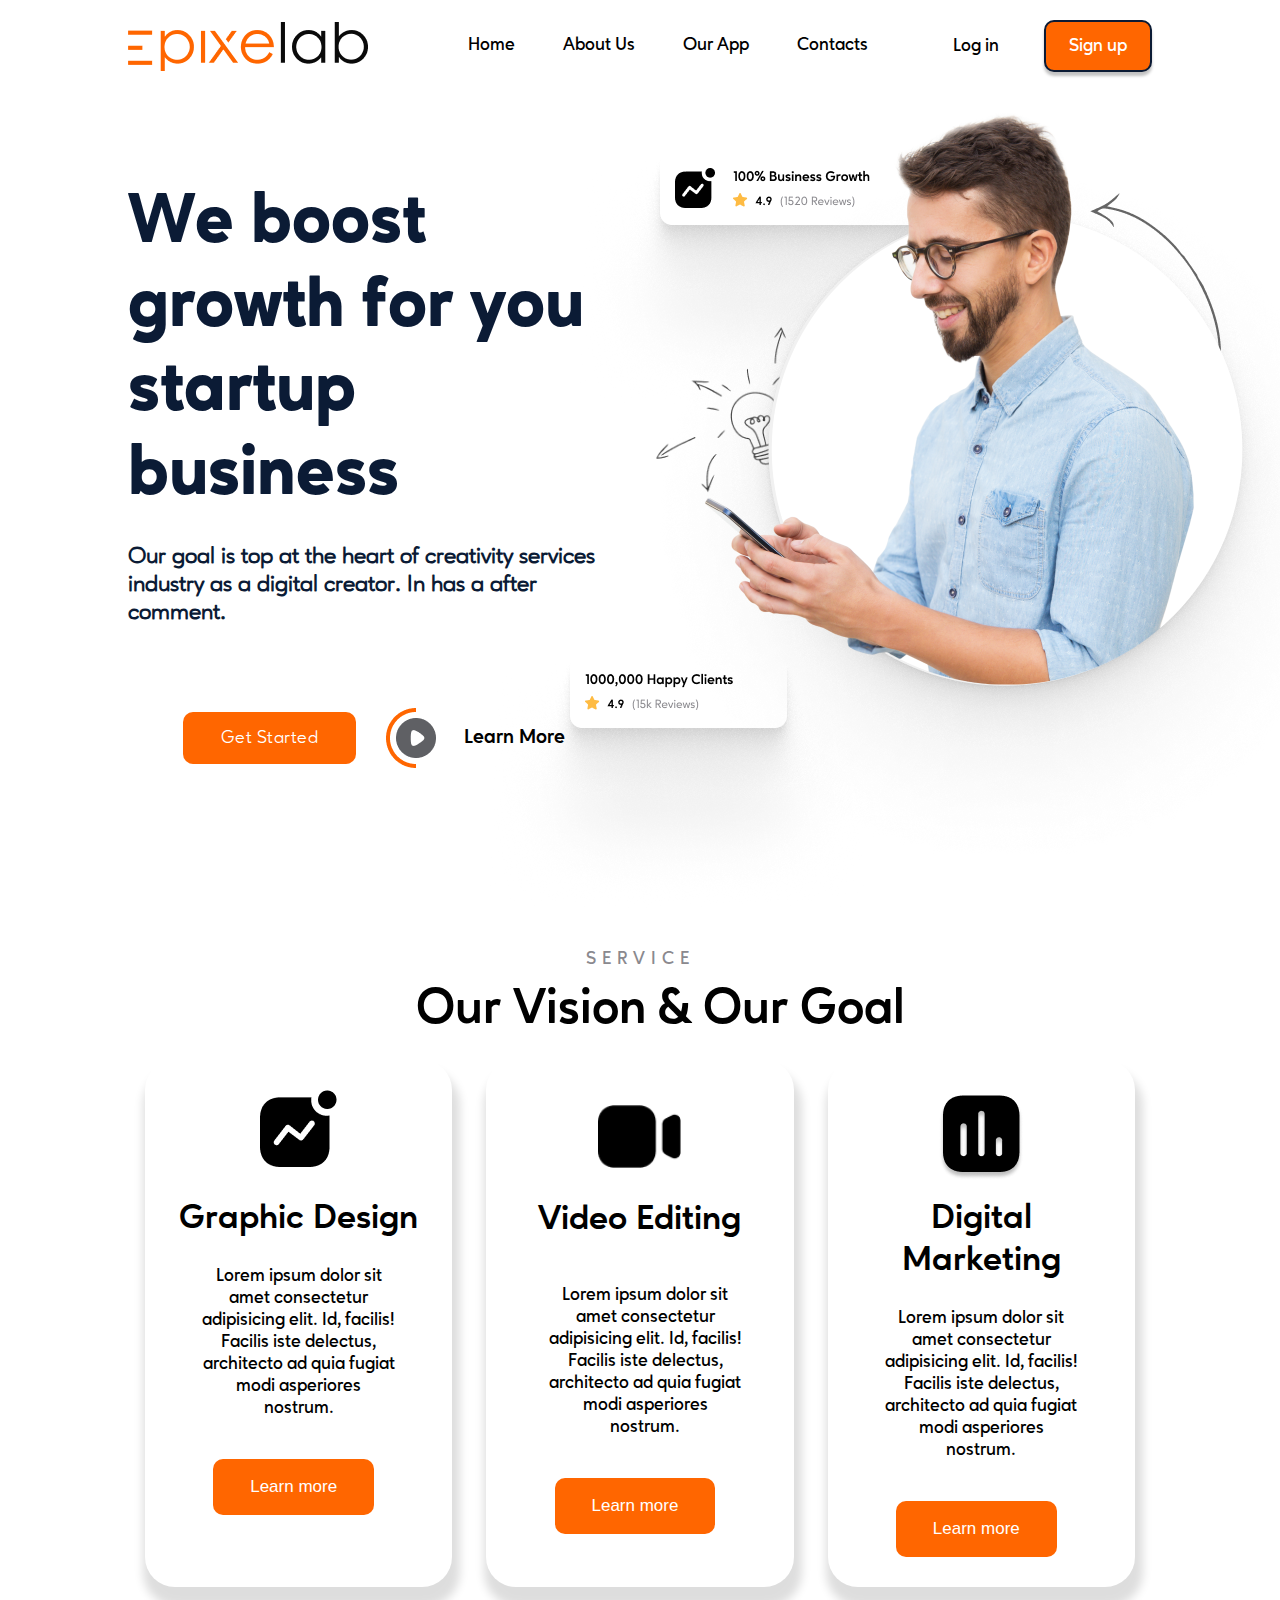
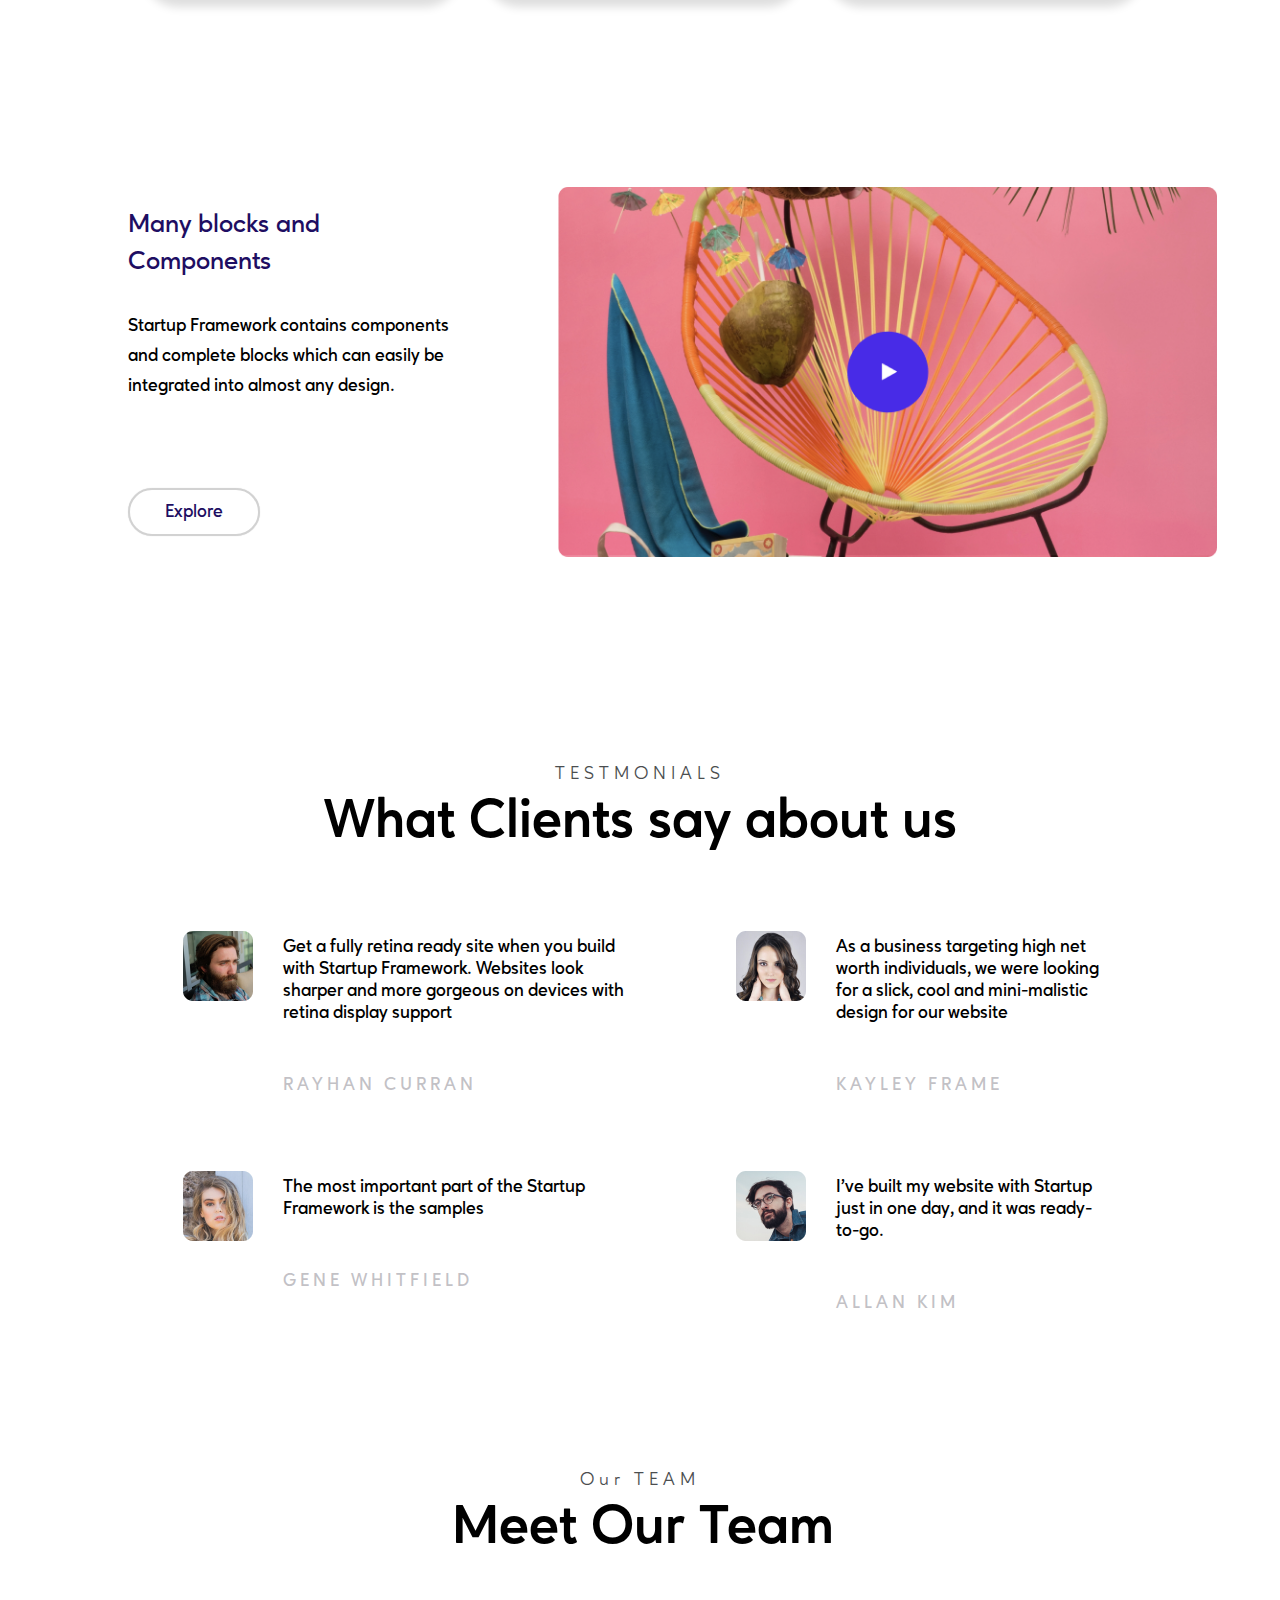
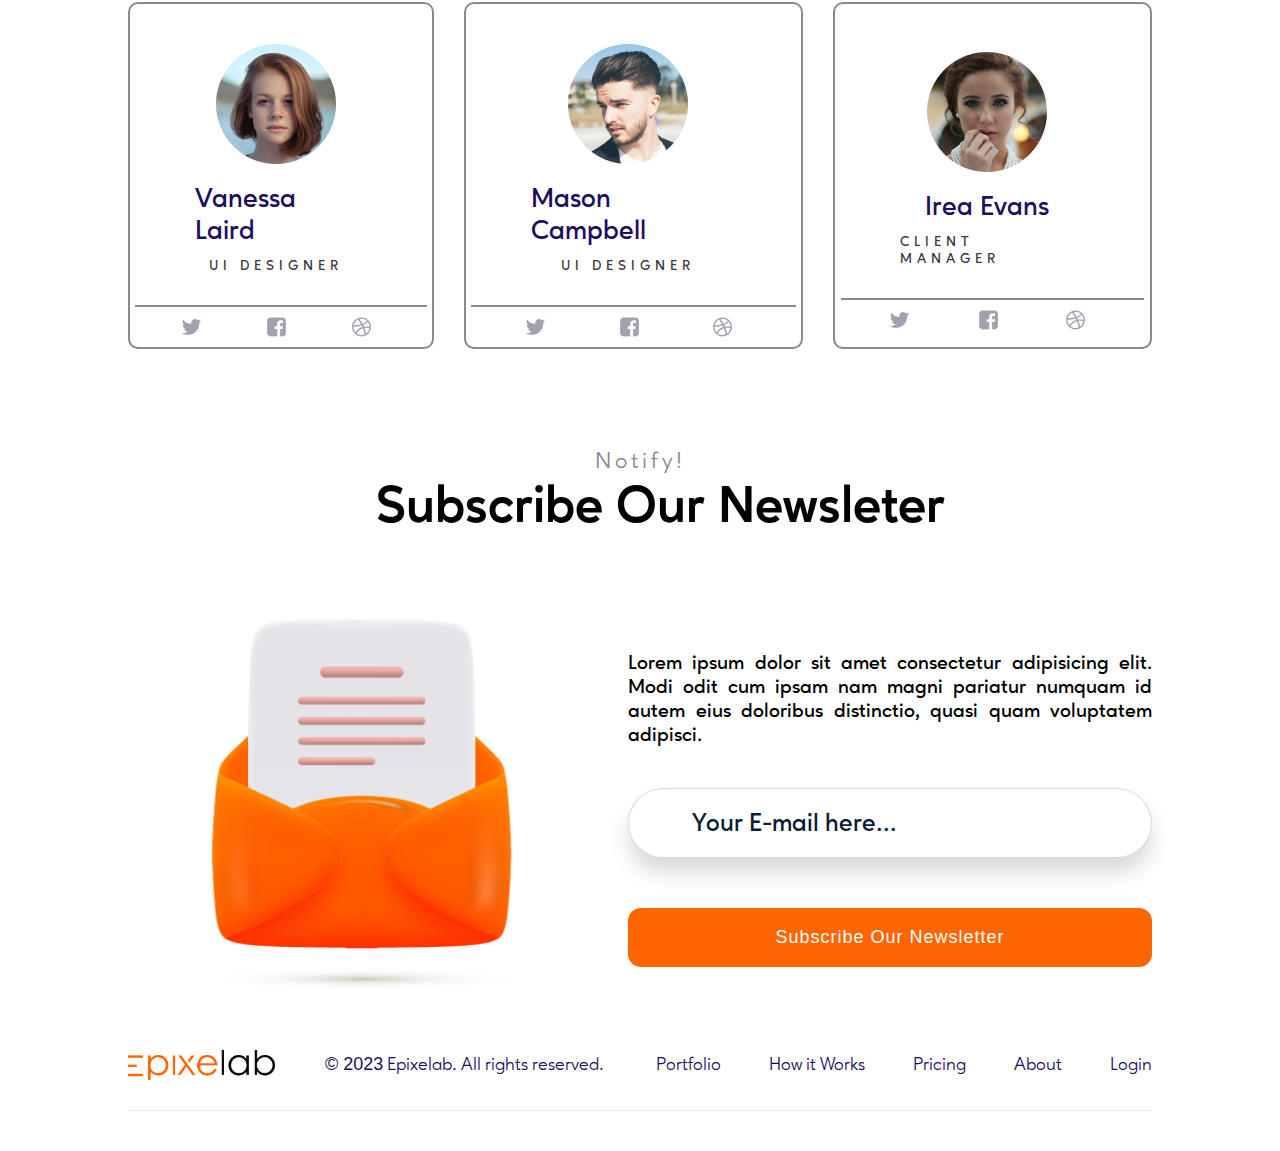
<file: index.html>
<!DOCTYPE html>
<head>
    <title>
        Epixelab - Project ZERO - By Vishwa.K
    </title>
    <meta charset="UTF-8">
    <meta name="viewport" content="width=device-width,initial-scale=1.0">
    <link rel="stylesheet" href="./1-style.css">
</head>
<body>
    <main>
        <!--Nav Starts-->
        <nav>
           <div>
            <div>
                <img src="./Assets/title/Logo.png" alt="Logo">
            </div>
            <div>
                <ul>
                    <li><a href="#">Home</a></li>
                    <li><a href="#">About Us</a></li>
                    <li><a href="#">Our App</a></li>
                    <li><a href="#">Contacts</a></li>
                </ul>
            </div>
            </div>
            <div>
                <a href="#">Log in</a>
                <a href="#">Sign up</a>
            </div>
        </nav>
        <!--Nav ENDS-->
        <!--BANNER STARTS-->
        <section>
            <div>
                <span>We boost</span>
                <span>growth for you</span>
                <span>startup business</span>
                <p>Our goal is top at the heart of creativity services industry as a digital creator. In has a after comment.</p>
                <div>
                <a href="#">Get Started</a>
               <div>
                <img src="./Assets/banner/Learn More icon.png" alt="">
               
                <a href="#"> Learn More</a></div>
            </div>
            </div>
            <div>
                <img src="./Assets/banner/Frame (1).png" alt="arrow">
                <img src="./Assets/banner/Frame (2).png" alt=bulb">
                <img src="./Assets/banner/Group 7.png" alt="growth">
                <img src="./Assets/banner/Group 4.png" alt="clients">
                <img src="./Assets/banner/Image.png" alt="mask">
                <img src="./Assets/banner/joyful-guy-texting-message-smartphone2 1.png" alt="subject">
            </div>
                    <!--BANNER END-->
        </section>

        <!--Service Starts here-->
        <section>
        <div>
            <span>SERVICE</span>
            <h2>Our Vision & Our Goal</h2>
        </div>
        <div>
            <div>
                <img src="./Assets/goal/Activity.png" alt="Graphic Design">
                <h3>Graphic Design</h3>
                <p>
                    Lorem ipsum dolor sit amet consectetur adipisicing elit. Id, facilis! Facilis iste delectus, architecto ad quia fugiat modi asperiores nostrum.
                </p>
                <button>Learn more</button>
            </div>
            <div>
            <span></span>
                <span>
                <img src="./Assets/goal/Video.png" alt="VIDEO EDITING">
            <h3>Video Editing</h3></span>
            <span>
                <p>
                    Lorem ipsum dolor sit amet consectetur adipisicing elit. Id, facilis! Facilis iste delectus, architecto ad quia fugiat modi asperiores nostrum.
                </p>
                <button>Learn more</button></span>
            </div>
            <div>
                <img src="./Assets/goal/Chart.png" alt="DIGITAL MARKETING">
                <h3>Digital Marketing</h3>
                <p>
                    Lorem ipsum dolor sit amet consectetur adipisicing elit. Id, facilis! Facilis iste delectus, architecto ad quia fugiat modi asperiores nostrum.
                </p>
                <button>Learn more</button>
            </div>
        </div>
        </section>
        <!--Serives end here-->
        <section>
        <!--video section starts here-->
        <div>
            <div>
                <h4> <span>Many blocks and</span> <span>Components</span></h4>
                <p> <span>Startup Framework contains components</span><span>and complete blocks which can easily be</span><span>integrated into almost any design.</span> </p>
                <a href="#">Explore</a>
            </div>
            <div>
                <img src="./Assets/player/Video Player.png" alt="Player">
            </div>
        </div>
        </section>
        <!--Video section ends-->
        <!--testimonials starts here-->
        <section>
            <div>
                <span>TESTMONIALS</span>
                <h2>What Clients say about us</h2>
            </div>
            <div>
                <section>
                <div>
                        <article>
                         <aside>
                           <img src="./Assets/clients/Userpic.png" alt="Rayhan Curran">
                         </aside>
                          <aside>
                           <p>Get a fully retina ready site when you build with Startup Framework. Websites look sharper and more gorgeous on devices with retina display support</p>
                           <span>Rayhan Curran</span>
                          </aside>
                          </article>
                          <article>
                            <aside>
                              <img src="./Assets/clients/Userpic (1).png" alt="Gene Whitfield">
                            </aside>
                             <aside>
                              <p>The most important part of the Startup Framework is the samples</p>
                              <span>Gene Whitfield</span>
                             </aside>
                             </article>
                </div>
                <div>
                        <article>
                         <aside>
                           <img src="./Assets/clients/Userpic (3).png" alt="">
                         </aside>
                          <aside>
                           <p>As a business targeting high net worth individuals, we were looking for a slick, cool and mini-malistic design for our website</p>
                           <span>Kayley Frame</span>
                          </aside>
                          </article>
                          <article>
                            <aside>
                              <img src="./Assets/clients/Userpic (2).png" alt="">
                            </aside>
                             <aside>
                              <p>I've built my website with Startup just in one day, and it was ready-to-go.</p>
                              <span>Allan Kim</span>
                             </aside>
                             </article>
                </div>
            </section>
            </div>
    
        </section>
        <!--testimonials ends here-->
        <!--teams here-->
        <section>
            <div>
                <span>Our TEAM</span>
                <h3>Meet Our Team</h3>
            </div>
            <div>
                <div>
                    <div>
                    <img src="./Assets/team/Mask.png" alt="">
                    <p>Vanessa Laird</p>
                    <span>UI Designer</span>
                    </div>
                    <div>
                        
                        <img src="./Assets/team/fa-twitter.png" alt="Twitter">
                        <img src="./Assets/team/fa-facebook-square.png" alt="FACEBOOK">
                        
                        <img src="./Assets/team/fa-dribbble.png" alt="Dribble">
                    </div>
                </div>
                <div>
                    <div>
                    <img src="./Assets/team/Mask (1).png" alt="">
                    <p>Mason Campbell</p>
                    <span>UI Designer</span>
                </div>
                    <div>
                        <img src="./Assets/team/fa-twitter.png" alt="Twitter">
                        <img src="./Assets/team/fa-facebook-square.png" alt="FACEBOOK">
                        <img src="./Assets/team/fa-dribbble.png" alt="Dribble">
                    </div>
                </div>
                <div>
                    <div>
                    <img src="./Assets/team/Userpic (4).png" alt="">
                    <p>Irea Evans</p>
                    <span>Client Manager</span>
                    </div>
                    <div>
                        <img src="./Assets/team/fa-twitter.png" alt="Twitter">
                        <img src="./Assets/team/fa-facebook-square.png" alt="FACEBOOK">
                        <img src="./Assets/team/fa-dribbble.png" alt="Dribble">
                    </div>
                </div>
            </div>
        </section>
        <!--teams ends-->
        <!--Newsletter starts here-->
        <section>
        <div>
            <span>Notify!</span>
            <h2> Subscribe Our Newsleter</h2>
        </div>
        <div>
            <div>
                <img src="./Assets/newsletter/Frame.png" alt="NEWS-MAILBOX">
            </div>
            <div>
                <p>Lorem ipsum dolor sit amet consectetur adipisicing elit. Modi odit cum ipsam nam magni pariatur numquam id autem eius doloribus distinctio, quasi quam voluptatem  adipisci.</p>
                <input type="email" placeholder="Your E-mail here...">
                <button> Subscribe Our Newsletter</button>
            </div>
        </div>
    </section>
        <!--Newsletter ends here-->
    </main>
    <!--footer starts-->
    <footer>
        <div>
            <img src="./Assets/title/Logo.png" alt="Logo">
            <p><span>© 2023</span> Epixelab. All rights reserved.</p>
        </div>
        <div>
            <ul>
                <li>Portfolio</li>
                <li>How it Works</li>
                <li>Pricing</li>
                <li>About</li>
                <li>Login</li>
            </ul>
        </div>
    </footer>
    <!--footer ends-->
</body>
</html>
</file>
<file: 1-style.css>
:root{
    --orange:#FF6600;
    --team:#1E0E62;
    --client:#0B1B35;
    --color-2:#0B1B35;
    --st:#8A898E;
    --head:;
    --span:;


}
*{
    padding:0px;
    margin:0px;
    box-sizing: border-box;
}
@font-face{
    font-family:custom500;
    src:url('./Assets/Fonts/AgeoPersonalUse-SemiBold.otf');
   
}
@font-face {
    font-family:custom300;
    src:url('./Assets/Fonts/AgeoPersonalUse-Thin.otf');
}
@font-face {
    font-family:custom400;
    src:url('./Assets/Fonts/AgeoPersonalUse.otf');
   }
@font-face {
    font-family:custom600;
    src:url('./Assets/Fonts/AgeoPersonalUse-Bold.otf');
    }
@font-face {
    font-family:custom200;
    src:url('./Assets/Fonts/AgeoPersonalUse-Light.otf');
}
@font-face {
    font-family:custom700;
    src:url('./Assets/Fonts/AgeoPersonalUse-Heavy.otf');
}

body{
    width: 80%;
    margin:auto;
    font-family:custom500;
    font-size: 18px;
}
nav{
    margin:20px auto;
    padding:5px auto;
    /* border: 2px solid red;; */
}
nav,ul,footer,footer div:first-child,nav div:first-of-type,nav>div:nth-child(2){
    display: flex;
    flex-direction: row;
    justify-content: space-between;  
    align-items: center;
}
nav div:first-of-type{
    gap:100px;
   justify-content:space-between;
}
ul{ 
     justify-content: center;
     gap:48px;
}
nav img{
    transition: all 0.29s ease-in-out;
}
nav img:hover{
    filter:invert(78%);
  
;
}
nav ul li,footer div+div ul li{
   cursor: pointer;
    list-style-type: none;
}
nav ul li a::after{
    content:"";
    display: block;
    width: 0%;
    height: 2px;
    background-color: transparent;
    transition: all 0.21s ease;
}
nav ul li a:hover{
    color:rgba(0, 0, 0, 0.783);
    font-family: custom700;
}
nav ul li a:hover::after{
    width: 100%;
    background-color: var(--orange);
}
a{
    color:black;
    text-decoration: none;
}
nav>div:nth-child(2){
   gap:20px;
}
nav>div:nth-child(2) a{
    
    padding:13px 23px;
    border-radius: 10px;;
}
nav>div:nth-child(2) a:last-child{
    border: 2px solid var(--color-2);
    color:#fff;
    box-shadow: 0px 4px 3px rgba(0,0,0,0.24);
    background-color: var(--orange);
    transition: all 0.21s;
}
nav>div:nth-child(2) a:last-child:hover{
    color:var(--orange);
    background-color: #000000;
    box-shadow: 0px 0px 3px rgba(0,0,0,0.24);
}
nav>div:nth-child(2) a:last-child:active{
    opacity: 0.6;
    box-shadow:inset 0px 0px 50px rgba(255, 255, 255, 0.24);
}
nav>div:nth-child(2) a:first-child{
    transition: all 0.15s ease;
    border:2px solid transparent;
}
nav>div:nth-child(2) a:first-child:hover{

border:2px solid black;
}
nav>div:nth-child(2) a:first-child:active{
 border: 2px solid var(--team);
 color:white;
}
/* section:first-of-type div span{
    color:red;
} */
/*Banner Section starts */
nav+section{
    display: flex;
    margin-top:110px;
    width: 100%;
}
nav+ section div:first-child{
    width: 49%;
}
 nav+ section span{
    display: block;
    font-family: custom700;
    color:var(--color-2);
    font-size: 70px;
    transition: all 0.2s ease-in-out;
 }
 nav+ section span:hover{
    color:#FF6600;
    cursor:default;
 }
 nav+ section p{
    margin-top: 26px;
    margin-bottom: 80px;;
    font-family: custom400;
    font-weight: bold;
    color:var(--color-2);
    font-size: 23px;
   
 }
 nav+ section div p+div a:first-child{
    background-color:var(--orange);
    padding: 13px 36px;
    font-family: custom400;
    letter-spacing: 0.5px;
    border:2px solid transparent;
    border-radius: 10px;
    color:white;
    display: inline-flex;
    transition: all 0.15s linear;
 }
 nav+ section div p+div a:first-child:hover{
    color:var(--orange);
    background-color: #fff;
    border:2px solid black;
 }
 nav+ section div p+ div>a:active{
    opacity: 0.6;
    margin:auto 5px;

 }
/* must be deleted AT THE end */
 /* nav+ section>div{
    margin-bottom:100px!important;
 } */
 nav+section>div p+div{
   display: flex;
   margin:30px auto;
   align-items: center;
   justify-self: center;
   gap:30px;
 }
nav +section>div a+ div{
    display: flex;
    align-items: center;
    gap:18px;
    font-family: custom600;
}
nav+section>div>div>a+div a{
    font-size: 20px;
    padding:8px;
    border:2px solid transparent;
    border-radius: 10px;
    transition: all 0.15s ease;
}
nav+section>div>div>a+div a:hover{
    border:2px solid black;
    color: var(--client);   
    font-style: italic;

}
/* nav+section>div>div>a+div img{
    border:5px solid transparent;
}
nav+section>div>div>a+div img:hover{
    animation: more 2s infinite linear ;
} 
@keyframes more {
    from{
        transform: rotate(0deg);
        border:5px solid var(--orange);
    }
    to{
        border:5px solid var(--orange);
        transform: rotate(360deg);
        border-radius: 70px;
        
    }
    
} */

nav+ section div+div{
    margin-top:10px;
    position: relative;
    display: flex;
    /* justify-content: center;
    align-items: center; */
    width: 50%;

}
nav+ section div+div img{
    white-space:nowrap;
    position: absolute;
}
nav+ section div+div img:nth-child(2){
    z-index: 3;
    width: 250px;
    top:113px;   
    left:0px;
}
nav+ section div+div img:nth-child(5){
    top:-50px;
    bottom:0px;  
    left: 0px;
    right: 0px;
    z-index: 4;
}
nav+ section div+div img:nth-child(6){
    top:-105px;
    left:42px;
    z-index: 5;
}
nav+ section div+div img:nth-child(4){
     left:-140px;
    bottom: -110px;  
}
nav+ section div+div img:nth-child(1){
    top:-10px;
    left:430px;
}
nav+ section div+div img:nth-child(3){
    top:-40px;
    left:-50px;
}
/*Banner Section ends */
/* serive starts here */
main nav+ section+section{
    margin-top: 150px;
    /* service margin */
    
}
nav+section+section>div:first-child{
    text-align: center;
}
nav+section+section>div:first-child span{
    color:var(--st);
    font-family: custom500;
    font-size: 18px;
    letter-spacing: 6px;
}
nav+section+section>div:first-child h2{
    margin-top: 10px;
    margin-left:40px;
    margin-bottom: 20px;;
    font-size: 50px;
    font-family: custom600;
    transition: all 0.15s ease;
}
nav+section+section>div:first-child h2:hover{
   background:linear-gradient(#a229198e,#ff6600ba);
    cursor:default;
    -webkit-background-clip: text;
    -webkit-text-fill-color: transparent;
}
nav+section+section div:nth-child(2){
    display: flex;
    flex-direction: row;
    flex-wrap: wrap;
    justify-content: center;
    text-align: center;
}
/* nav+section+section div:nth-of-type(5){
    display: flex;
    border: 4px solid red;
    width: 400px;
} */
nav+section+section div:nth-child(2)>div h3{
    font-size: 35px;
    font-family: custom600;
    margin:25px auto;
}
nav+section+section div:nth-child(2)>div>h3~ p{
    text-align: center;
    width: 80%;
    margin:auto;
    margin-bottom:40px;
}
nav+section+section div:nth-child(2)>div:nth-child(2){
    /* background-color: red; */ border:none;
   
}
nav+section+section div:nth-child(2)>div:nth-child(2)>span:nth-child(3)>p{
   
    margin-top:-20px;
    margin-left:30px;
    margin-bottom: 40px;
    width: 80%;
    color:black; 
    /* wheat */
}

nav+section+section div:nth-child(2)>div:nth-child(2)>span{
    margin-top:15px;
}
nav+section+section>div:nth-child(2)>div:nth-child(2)>span>img{
    width: 83px;
}
nav+section+section>div:nth-child(2)>div p+ button{
    border:2px solid transparent!important;
    transition: all 0.15s ease!important;
}
nav+section+section>div:nth-child(2)>div p+ button:hover{
    color: #000000 ;
    background-color: #00ffbba4;
    border:2px solid rgba(0, 0, 0, 0.135)!important;
}
nav+section+section div:nth-child(2)>div{
    padding:30px;
    border-radius: 30px;
    margin:0px auto;
    box-shadow:3px 15px 10px 5px rgba(0, 0, 0, 0.135);
    width: 30%;
}

nav+section+section div:nth-child(2)>div p +button{
    border:none;
    border-radius: 10px;
    margin-left:-10px;
    background-color: var(--orange);
    color:#fff;
    font-size: 17px;
    padding:16px 35px;
    cursor: pointer;
}
nav+section+section div:nth-child(2)>div{
    color:black;
}
nav+section+section div:nth-child(2)>div:nth-child(2)>button{
    padding:12px 35px!important;
}
nav+section+section div:nth-child(2)>div:first-child{
    /* color:red;  */ border:none;
}

nav+section+section div:nth-child(2)>div:nth-child(2){
    /* color:blueviolet; */ border:none;
}
nav+section+section div:nth-child(2)>div:last-child{
    /* color:royalblue; */ border:none;
 
}nav+section+section div:nth-child(2)>div:last-child>p{
    margin-top:10px;
}
nav+section+section div:nth-child(2)>div:last-child>h3{
   margin-top:12px;
}
nav+section+section div:nth-child(2)>div:last-child>button{
    border:none;
}
nav+section+section div:nth-child(2)>div:last-child>img{
    padding-top:5px;
    padding-bottom:-20px;
    margin:0px;
}
nav+section+section div:nth-child(2)>div:last-child>button{
    /* margin-top:-10px; */ border:none;
}
/* serive ends */
/* video section starts here */
main section:nth-of-type(3){
    margin:200px auto;
 
 
}
main section:nth-of-type(3)>div{
    display: flex;
    flex-direction: row;
}
main section:nth-of-type(3)>div div{
    width: 40%;
}
main section:nth-of-type(3)>div div+div{
    margin-left:20px;
}main section:nth-of-type(3)>div div+div img{
   height: 370px;
   
}
main section:nth-of-type(3)>div span{
    display: block;
}
main section:nth-of-type(3)>div h4{
    font-size: 26px;;
    margin-top:20px;
    color:var(--team);
    margin-bottom:30px;
    line-height: 37px;;
}
main section:nth-of-type(3)>div p{

line-height: 30px;
margin-bottom:100px;
}
main section:nth-of-type(3)>div p+a{
    box-shadow: 0px 0px 1px rgba(0, 0, 0, 0.178);
    border:2px solid rgba(0, 0, 0, 0.178);
    border-radius: 30px;
    color:var(--team);
    transition: all 0.15s ease;
    padding: 13px 35px;
}
main section:nth-of-type(3)>div p+a:hover{
    color:white;
    background-color: var(--team);

}
/* video section starts ends */

/* client starts here */
main section:nth-of-type(4){
        /* background-color: red; */
    }
main section:nth-of-type(4)>div:first-child{
    text-align: center;
}
main section:nth-of-type(4)>div:first-child span{
    font-family: custom400;
    font-size: 18px;
    color:rgb(75, 78, 80);
    letter-spacing: 5px;
}
main section:nth-of-type(4)>div:first-child h2{
    font-size: 55px;
    margin-top:5px;
    margin-bottom:40px;
    font-family: custom600;
}
main section:nth-of-type(4)>div:last-child>section{
    display: flex;
    gap:10px;
    margin:70px auto;
   margin-bottom:150px;
}
main section:nth-of-type(4)>div:last-child>section>div{
    display: flex;
    flex-direction: column;
    gap:65px;
}
article{
    display: flex;
    gap:30px;
    width: 80%;
    margin:5px auto;
}
article p{
    margin-top:5px;
    margin-bottom:50px;
}
article span{
    color:#a7a5acb1;
    text-transform: uppercase;
    letter-spacing: 4px;
}
/* client ends here */



/* team starts here */

main section:nth-of-type(5){
    /* background-color: rgba(0, 4, 243, 0.571); */
}
main section:nth-of-type(5)>div:first-child{
    text-align: center;
}
main section:nth-of-type(5)>div:first-child span{
    font-family: custom400;
    font-size: 18px;
    color:rgb(75, 78, 80);
    letter-spacing: 5px;
}
main section:nth-of-type(5)>div:first-child h3{
    font-size: 55px;
    margin-top:5px;
    margin-left: 5px;
    margin-bottom:40px;
    font-family: custom600;
}
main section:nth-of-type(5)>div:nth-child(2){
    display: flex;
    gap:30px;
    /* width: 50%; */
    
    justify-content: space-evenly;
}
main section:nth-of-type(5)>div:nth-child(2)>div{
    display: flex;
    border:2px solid #8A898E;
    border-radius: 10px;
    padding: 60px 75px;
    padding-bottom:0px;
    flex-direction: column;
    justify-content: center;
    align-items: center;
}

main section:nth-of-type(5)>div:nth-child(2)>div>div:first-child{
    display: flex;
    margin-top:-20px;
    margin-left:-10px;
    /* border-bottom:2px solid #8A898E; */
    flex-direction: column;
    justify-content: center;
    align-items: center; 
    /* padding-bottom: 30px; */
}
main section:nth-of-type(5)>div:nth-child(2)>div>div:first-child p{
    margin-top:20px;
    font-size:27px;
    margin-bottom:10px;
    color:var(--team);
}
main section:nth-of-type(5)>div:nth-child(2)>div>div:first-child span{
    color:#000000cb;
    font-size: 14px;
    text-transform: uppercase;
    letter-spacing: 5px;
}
main section:nth-of-type(5)>div:nth-child(2)>div div+div{
    display: flex;
    flex-direction: row;
    /* width: 160%; */
    margin-top:30px;
    padding-top:10px;
    padding-bottom:10px;
    border-top:2px solid #8A898E;
    /* margin:20px 50px; */
    align-items: center;
    /* gap:30px; */justify-content: space-evenly;
}
main section:nth-of-type(5)>div:nth-child(2)>div:nth-child(1)>div:nth-child(2){
    /* background-color:red; */
    width: 192%;
}
main section:nth-of-type(5)>div:nth-child(2)>div:nth-child(2)>div:nth-child(2){
    /* background-color: var(--orange); */
    width: 176%;
}
main section:nth-of-type(5)>div:nth-child(2)>div:nth-child(3)>div:nth-child(2){
    width: 183%;
}
/* images align */
main section:nth-of-type(5)>div:nth-child(2)>div:nth-child(1)>div:nth-child(2)>img:nth-child(1){    
    /* background-color: rosybrown; */
    margin-left:-20px;
}
main section:nth-of-type(5)>div:nth-child(2)>div:nth-child(1)>div:nth-child(2)>img:nth-child(2){    
    /* background-color: rosybrown; */
    
    /* border-right: 2px solid #8A898E; */
}
main section:nth-of-type(5)>div:nth-child(2)>div:nth-child(1)>div:nth-child(2)>img:nth-child(3){    
    /* background-color: rosybrown; */
    margin-right:-10px;
}

main section:nth-of-type(5)>div:nth-child(2)>div:nth-child(2)>div:nth-child(2)>img:nth-child(1){    
    /* background-color: greenyellow; */
     margin-left:-20px;
}
main section:nth-of-type(5)>div:nth-child(2)>div:nth-child(2)>div:nth-child(2)>img:nth-child(2){    
    /* background-color: greenyellow; */

}
main section:nth-of-type(5)>div:nth-child(2)>div:nth-child(2)>div:nth-child(2)>img:nth-child(3){    
    /* background-color: greenyellow; */
    margin-right:-10px;

}


main section:nth-of-type(5)>div:nth-child(2)>div:nth-child(3)>div:nth-child(2)>img:nth-child(1){    
    /* background-color:blueviolet; */
    margin-left:-20px;
}
main section:nth-of-type(5)>div:nth-child(2)>div:nth-child(3)>div:nth-child(2)>img:nth-child(2){    
    /* background-color:blueviolet; */
}
main section:nth-of-type(5)>div:nth-child(2)>div:nth-child(3)>div:nth-child(2)>img:nth-child(3){    
    /* background-color:blueviolet; */
    margin-right:-10px;

}

/* team ends here */


/* newsletter starts here */
main section:nth-child(7)>div:nth-child(1){
/* background-color:rgb(0, 255, 242); */
text-align: center;
margin-top:100px;
margin-bottom:80px;
}
main section:nth-child(7)>div:nth-child(1) span{
    letter-spacing: 4px;
    font-size: 23px;
    font-family: custom400;
    margin-bottom:10px;
    color:#8a898e;
}
main section:nth-child(7)>div:nth-child(1) h2{
    font-size: 52px;
    font-family: custom600;
    margin-left: 40px;
}
main section:nth-child(7)>div:last-child{
    display: flex;
    width: 100%;
}
main section:nth-child(7)>div:last-child div{
    width: auto;;
}
main section:nth-child(7)>div:last-child> div img{
    width: 430px;
    margin-left:20px;
}
main section:nth-child(7) div:nth-child(2) div+div{
    display: flex;
    flex-direction: column;
    width: 76%;
    margin-top:33px;
    margin-left:50px;

}
main section:nth-child(7) div:nth-child(2) div+div p{
    text-align: justify;
    font-family: custom500;
    font-size: 20px;
    margin-bottom: 10px;;
} 
main section:nth-child(7) div:nth-child(2) div+div input[type="email"]{
    border:1px solid rgba(0, 0, 0, 0.146);
    margin:30px 0px ;
    padding: 20px 50px;
    border-radius: 50px;
    font-size: 24px;
    padding-left:63px;
    box-shadow: 0px 15px 20px rgba(0, 0, 0, 0.146);
    margin-bottom: 50px;
}
 
main section:nth-child(7) div:nth-child(2) div+div input[type="email"]::placeholder{
    font-family: custom500;
    font-size: 25px;
    color:var(--color-2);
}

main section:nth-child(7) div:nth-child(2) div+div button{
    border:none;
    background-color: var(--orange);
    color: #fff;
    padding:17px;
    font-size: 18px;
    letter-spacing: 1px;
    border-radius: 13px;;
    border:2px dotted transparent;
    transition: all 0.15s ease-out;
    cursor: pointer;
}

main section:nth-child(7) div:nth-child(2) div+div button:hover{
    cursor:context-menu;
    background-color: white;
    color:var(--orange);
    border:2px solid rgba(0, 0, 0, 0.146);
}

main section:nth-child(7) div:nth-child(2) div+div button:active{
cursor: pointer;
}
/* newsletter starts end */
/* footer starts */
footer{
    color:var(--team);
    font-family: custom400;
    margin-top:50px;
    padding-bottom: 30px;
    margin-bottom: 40px;
    border-bottom: 1px solid rgba(0, 0, 0, 0.088);
}
footer>div:first-child{
    gap:50px;
}
footer img{
    height: 30px;
}
footer span{
    font-family:arial;
    font-weight: 500;
}
/* footer end  */
</file>
